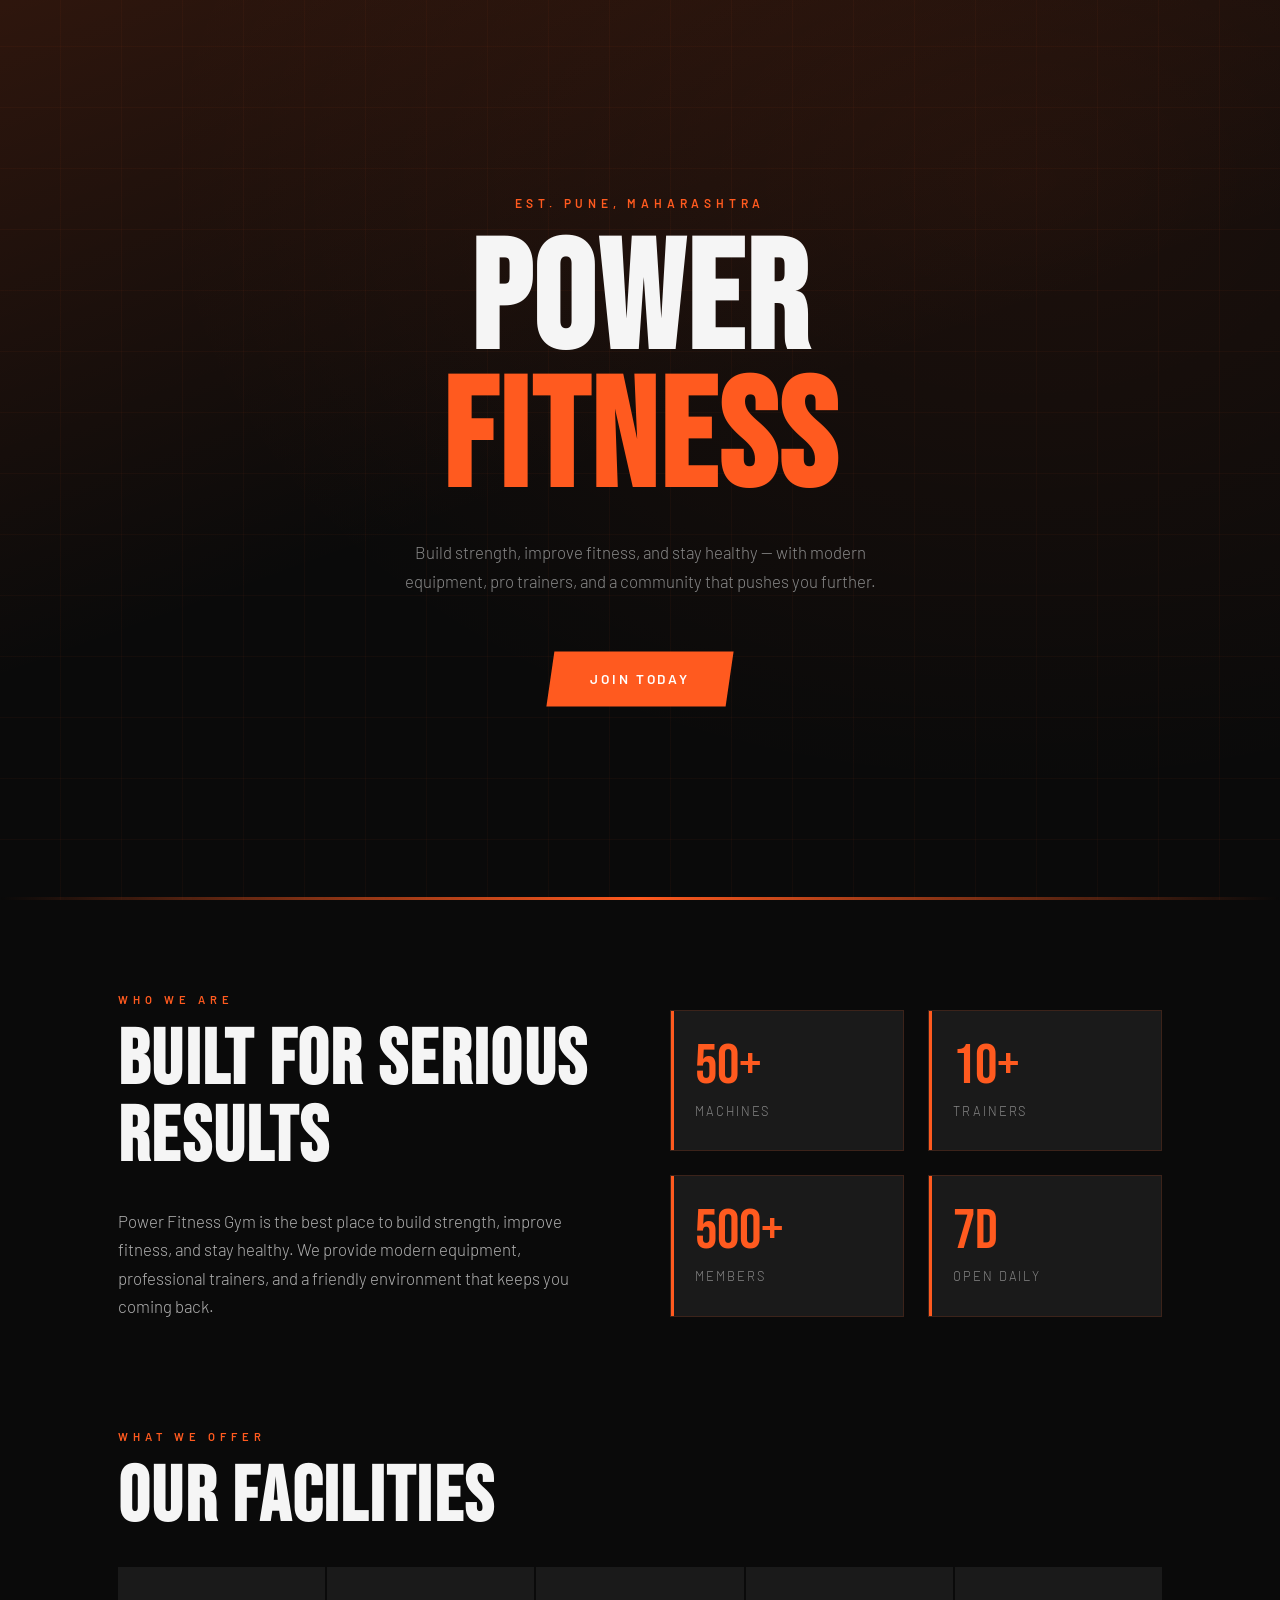
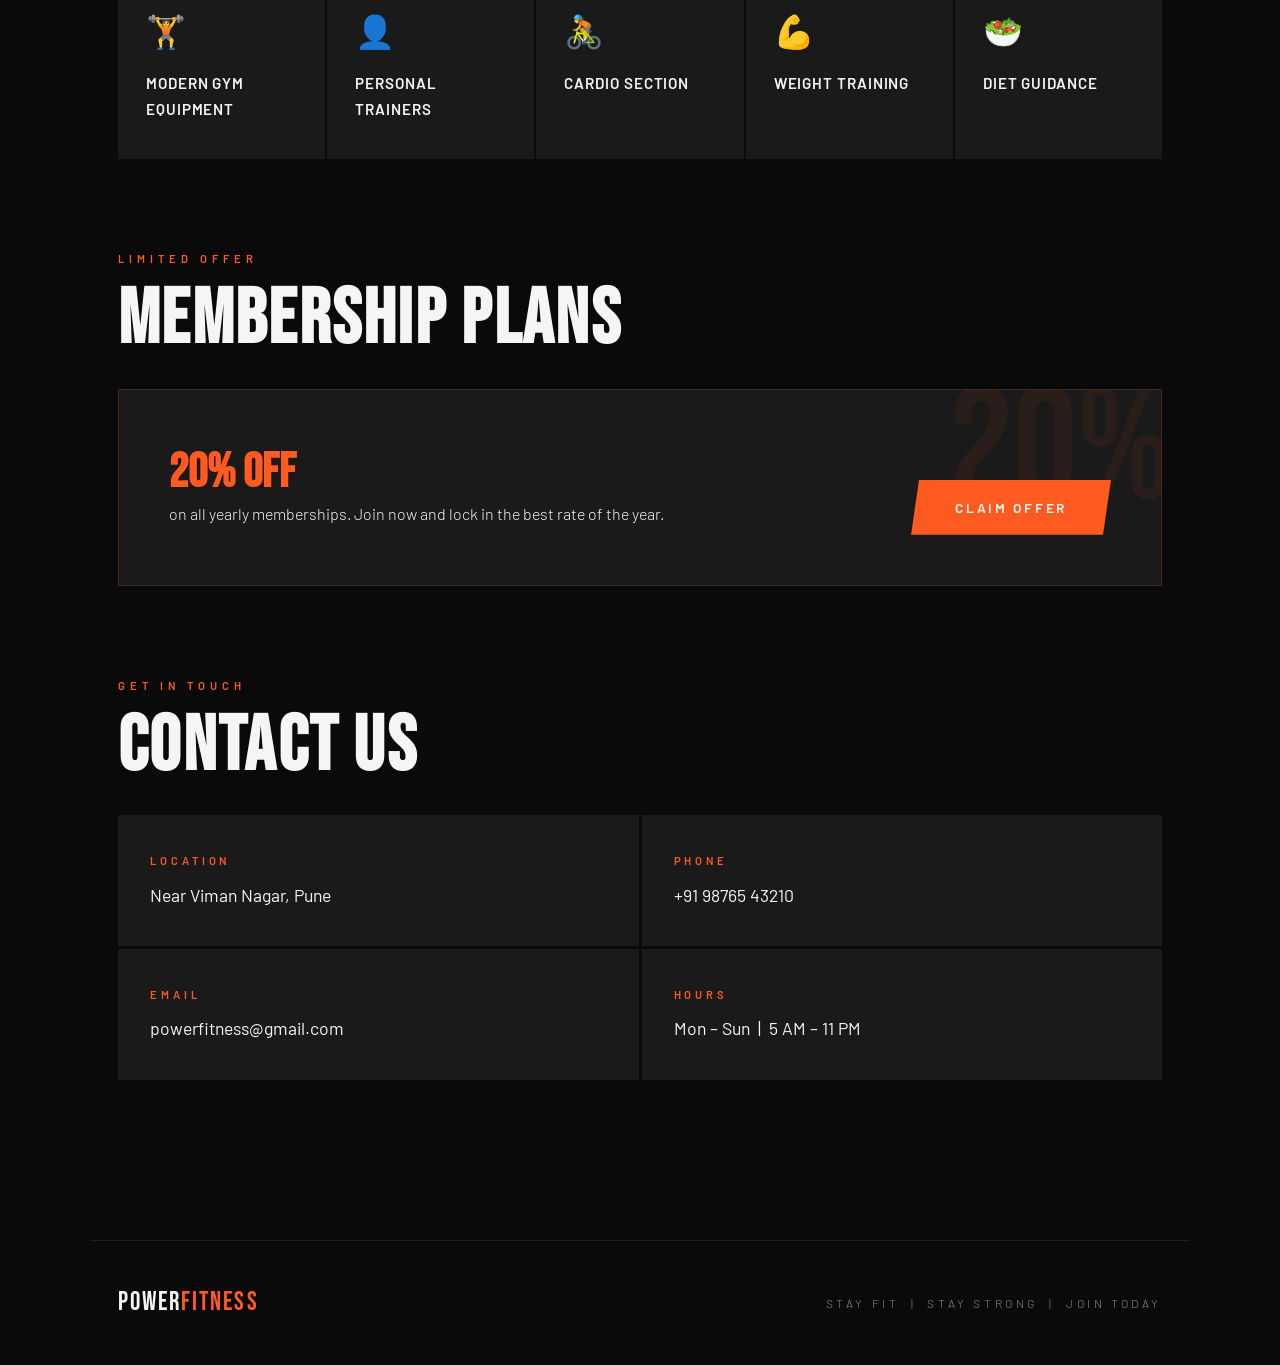
<file: index.html>
<!DOCTYPE html>
<html lang="en">
<head>
  <meta charset="UTF-8" />
  <meta name="viewport" content="width=device-width, initial-scale=1.0" />
  <title>Power Fitness Gym</title>
  <link rel="stylesheet" href="style.css" />
</head>
<body>

  <!-- HERO -->
  <header>
    <p class="hero-eyebrow">Est. Pune, Maharashtra</p>
    <h1>Power<span>Fitness</span></h1>
    <p class="hero-sub">Build strength, improve fitness, and stay healthy — with modern equipment, pro trainers, and a community that pushes you further.</p>
    <a href="#membership" class="hero-cta">Join Today</a>
    <div class="hero-divider"></div>
  </header>

  <main>

    <!-- ABOUT -->
    <section id="about">
      <div class="about-grid">
        <div>
          <p class="section-label">Who We Are</p>
          <h2>Built for Serious Results</h2>
          <p>
            Power Fitness Gym is the best place to build strength, improve fitness, and stay healthy.
            We provide modern equipment, professional trainers, and a friendly environment that keeps you coming back.
          </p>
        </div>
        <div class="about-stats">
          <div class="stat-card">
            <div class="stat-number">50+</div>
            <div class="stat-label">Machines</div>
          </div>
          <div class="stat-card">
            <div class="stat-number">10+</div>
            <div class="stat-label">Trainers</div>
          </div>
          <div class="stat-card">
            <div class="stat-number">500+</div>
            <div class="stat-label">Members</div>
          </div>
          <div class="stat-card">
            <div class="stat-number">7d</div>
            <div class="stat-label">Open Daily</div>
          </div>
        </div>
      </div>
    </section>

    <!-- FACILITIES -->
    <section id="facilities">
      <p class="section-label">What We Offer</p>
      <h2>Our Facilities</h2>
      <div class="facilities-grid">
        <div class="facility-item">
          <span class="facility-icon">🏋️</span>
          <div class="facility-name">Modern Gym Equipment</div>
        </div>
        <div class="facility-item">
          <span class="facility-icon">👤</span>
          <div class="facility-name">Personal Trainers</div>
        </div>
        <div class="facility-item">
          <span class="facility-icon">🚴</span>
          <div class="facility-name">Cardio Section</div>
        </div>
        <div class="facility-item">
          <span class="facility-icon">💪</span>
          <div class="facility-name">Weight Training</div>
        </div>
        <div class="facility-item">
          <span class="facility-icon">🥗</span>
          <div class="facility-name">Diet Guidance</div>
        </div>
      </div>
    </section>

    <!-- MEMBERSHIP -->
    <section id="membership">
      <p class="section-label">Limited Offer</p>
      <h2>Membership Plans</h2>
      <div class="offer-box">
        <div class="offer-text">
          <strong>20% OFF</strong>
          on all yearly memberships. Join now and lock in the best rate of the year.
        </div>
        <a href="#contact" class="hero-cta">Claim Offer</a>
      </div>
    </section>

    <!-- CONTACT -->
    <section id="contact">
      <p class="section-label">Get In Touch</p>
      <h2>Contact Us</h2>
      <div class="contact-grid">
        <div class="contact-item">
          <div class="contact-item-label">Location</div>
          <div class="contact-item-value">Near Viman Nagar, Pune</div>
        </div>
        <div class="contact-item">
          <div class="contact-item-label">Phone</div>
          <div class="contact-item-value">+91 98765 43210</div>
        </div>
        <div class="contact-item">
          <div class="contact-item-label">Email</div>
          <div class="contact-item-value">powerfitness@gmail.com</div>
        </div>
        <div class="contact-item">
          <div class="contact-item-label">Hours</div>
          <div class="contact-item-value">Mon – Sun &nbsp;|&nbsp; 5 AM – 11 PM</div>
        </div>
      </div>
    </section>

  </main>

  <!-- FOOTER -->
  <footer>
    <div class="footer-logo">Power<span>Fitness</span></div>
    <div class="footer-tagline">Stay Fit &nbsp;|&nbsp; Stay Strong &nbsp;|&nbsp; Join Today</div>
  </footer>

  <script>
    // Scroll-triggered section reveals
    const observer = new IntersectionObserver(
      entries => entries.forEach(e => { if (e.isIntersecting) e.target.classList.add('visible'); }),
      { threshold: 0.12 }
    );
    document.querySelectorAll('section').forEach(s => observer.observe(s));
  </script>

</body>
</html>
</file>
<file: style.css>
@import url('https://fonts.googleapis.com/css2?family=Bebas+Neue&family=Barlow:wght@300;400;600&display=swap');

:root {
  --black: #0a0a0a;
  --dark: #111111;
  --card: #1a1a1a;
  --orange: #ff5a1f;
  --orange-glow: #ff7a45;
  --white: #f5f5f5;
  --muted: #888;
}

* {
  margin: 0;
  padding: 0;
  box-sizing: border-box;
}

body {
  background-color: var(--black);
  color: var(--white);
  font-family: 'Barlow', sans-serif;
  font-weight: 300;
  line-height: 1.7;
  overflow-x: hidden;
}

/* ── HERO HEADER ── */
header {
  position: relative;
  min-height: 100vh;
  display: flex;
  flex-direction: column;
  justify-content: center;
  align-items: center;
  text-align: center;
  padding: 60px 20px;
  background:
    linear-gradient(160deg, rgba(255,90,31,0.15) 0%, transparent 50%),
    radial-gradient(ellipse at 80% 20%, rgba(255,90,31,0.08) 0%, transparent 60%),
    var(--black);
  overflow: hidden;
}

header::before {
  content: '';
  position: absolute;
  inset: 0;
  background-image:
    repeating-linear-gradient(
      0deg,
      transparent,
      transparent 60px,
      rgba(255,90,31,0.04) 60px,
      rgba(255,90,31,0.04) 61px
    ),
    repeating-linear-gradient(
      90deg,
      transparent,
      transparent 60px,
      rgba(255,90,31,0.04) 60px,
      rgba(255,90,31,0.04) 61px
    );
  pointer-events: none;
}

.hero-eyebrow {
  font-family: 'Barlow', sans-serif;
  font-weight: 600;
  font-size: 0.75rem;
  letter-spacing: 0.4em;
  text-transform: uppercase;
  color: var(--orange);
  margin-bottom: 20px;
  opacity: 0;
  animation: fadeUp 0.6s ease forwards 0.2s;
}

header h1 {
  font-family: 'Bebas Neue', sans-serif;
  font-size: clamp(4rem, 12vw, 11rem);
  line-height: 0.9;
  letter-spacing: 0.02em;
  text-transform: uppercase;
  color: var(--white);
  opacity: 0;
  animation: fadeUp 0.7s ease forwards 0.4s;
}

header h1 span {
  color: var(--orange);
  display: block;
}

.hero-sub {
  margin-top: 28px;
  font-size: 1.05rem;
  color: var(--muted);
  max-width: 480px;
  opacity: 0;
  animation: fadeUp 0.7s ease forwards 0.65s;
}

.hero-cta {
  margin-top: 40px;
  display: inline-block;
  background: var(--orange);
  color: #fff;
  font-family: 'Barlow', sans-serif;
  font-weight: 600;
  font-size: 0.85rem;
  letter-spacing: 0.2em;
  text-transform: uppercase;
  text-decoration: none;
  padding: 16px 44px;
  clip-path: polygon(8px 0%, 100% 0%, calc(100% - 8px) 100%, 0% 100%);
  transition: background 0.25s, transform 0.2s;
  opacity: 0;
  animation: fadeUp 0.7s ease forwards 0.85s;
}

.hero-cta:hover {
  background: var(--orange-glow);
  transform: translateY(-2px);
}

.hero-divider {
  position: absolute;
  bottom: 0;
  left: 0;
  width: 100%;
  height: 3px;
  background: linear-gradient(90deg, transparent, var(--orange), transparent);
}

/* ── SECTIONS ── */
main {
  max-width: 1100px;
  margin: 0 auto;
  padding: 0 28px 100px;
}

section {
  padding: 90px 0 0;
  opacity: 0;
  transform: translateY(30px);
  transition: opacity 0.6s ease, transform 0.6s ease;
}

section.visible {
  opacity: 1;
  transform: translateY(0);
}

.section-label {
  font-size: 0.7rem;
  letter-spacing: 0.45em;
  text-transform: uppercase;
  color: var(--orange);
  font-weight: 600;
  margin-bottom: 14px;
}

h2 {
  font-family: 'Bebas Neue', sans-serif;
  font-size: clamp(2.8rem, 6vw, 5rem);
  letter-spacing: 0.03em;
  line-height: 1;
  color: var(--white);
  margin-bottom: 30px;
}

p {
  color: #b0b0b0;
  font-size: 1.05rem;
  max-width: 640px;
  margin-bottom: 16px;
}

/* ── ABOUT ── */
.about-grid {
  display: grid;
  grid-template-columns: 1fr 1fr;
  gap: 60px;
  align-items: center;
}

.about-stats {
  display: grid;
  grid-template-columns: 1fr 1fr;
  gap: 24px;
}

.stat-card {
  background: var(--card);
  border: 1px solid rgba(255,90,31,0.15);
  padding: 28px 24px;
  position: relative;
  overflow: hidden;
}

.stat-card::before {
  content: '';
  position: absolute;
  top: 0; left: 0;
  width: 3px; height: 100%;
  background: var(--orange);
}

.stat-number {
  font-family: 'Bebas Neue', sans-serif;
  font-size: 3.5rem;
  color: var(--orange);
  line-height: 1;
}

.stat-label {
  font-size: 0.8rem;
  letter-spacing: 0.15em;
  text-transform: uppercase;
  color: var(--muted);
  margin-top: 6px;
}

/* ── FACILITIES ── */
.facilities-grid {
  display: grid;
  grid-template-columns: repeat(auto-fit, minmax(200px, 1fr));
  gap: 2px;
  margin-top: 8px;
}

.facility-item {
  background: var(--card);
  padding: 36px 28px;
  position: relative;
  overflow: hidden;
  transition: background 0.3s;
  cursor: default;
}

.facility-item::after {
  content: '';
  position: absolute;
  bottom: 0; left: 0;
  width: 100%; height: 2px;
  background: var(--orange);
  transform: scaleX(0);
  transform-origin: left;
  transition: transform 0.35s ease;
}

.facility-item:hover {
  background: #1f1f1f;
}

.facility-item:hover::after {
  transform: scaleX(1);
}

.facility-icon {
  font-size: 2rem;
  margin-bottom: 14px;
  display: block;
}

.facility-name {
  font-family: 'Barlow', sans-serif;
  font-weight: 600;
  font-size: 0.95rem;
  letter-spacing: 0.06em;
  text-transform: uppercase;
  color: var(--white);
}

/* ── MEMBERSHIP ── */
.offer-box {
  background: var(--card);
  border: 1px solid rgba(255,90,31,0.2);
  padding: 50px 50px;
  display: flex;
  align-items: center;
  justify-content: space-between;
  gap: 40px;
  position: relative;
  overflow: hidden;
  flex-wrap: wrap;
}

.offer-box::before {
  content: '20%';
  position: absolute;
  right: -10px; top: -20px;
  font-family: 'Bebas Neue', sans-serif;
  font-size: 10rem;
  color: rgba(255,90,31,0.07);
  pointer-events: none;
  line-height: 1;
}

.offer-text strong {
  font-family: 'Bebas Neue', sans-serif;
  font-size: 3rem;
  color: var(--orange);
  display: block;
  line-height: 1.1;
}

/* ── CONTACT ── */
.contact-grid {
  display: grid;
  grid-template-columns: 1fr 1fr;
  gap: 3px;
}

.contact-item {
  background: var(--card);
  padding: 36px 32px;
}

.contact-item-label {
  font-size: 0.7rem;
  letter-spacing: 0.35em;
  text-transform: uppercase;
  color: var(--orange);
  font-weight: 600;
  margin-bottom: 10px;
}

.contact-item-value {
  font-size: 1.1rem;
  color: var(--white);
  font-weight: 400;
}

/* ── FOOTER ── */
footer {
  border-top: 1px solid #1e1e1e;
  padding: 40px 28px;
  display: flex;
  justify-content: space-between;
  align-items: center;
  flex-wrap: wrap;
  gap: 16px;
  max-width: 1100px;
  margin: 60px auto 0;
}

.footer-logo {
  font-family: 'Bebas Neue', sans-serif;
  font-size: 1.6rem;
  letter-spacing: 0.08em;
  color: var(--white);
}

.footer-logo span {
  color: var(--orange);
}

.footer-tagline {
  font-size: 0.75rem;
  letter-spacing: 0.3em;
  text-transform: uppercase;
  color: var(--muted);
}

/* ── ANIMATIONS ── */
@keyframes fadeUp {
  from { opacity: 0; transform: translateY(24px); }
  to   { opacity: 1; transform: translateY(0); }
}

/* ── RESPONSIVE ── */
@media (max-width: 720px) {
  .about-grid,
  .contact-grid { grid-template-columns: 1fr; }
  .about-stats  { grid-template-columns: 1fr 1fr; }
  .offer-box    { flex-direction: column; align-items: flex-start; }
}
</file>
